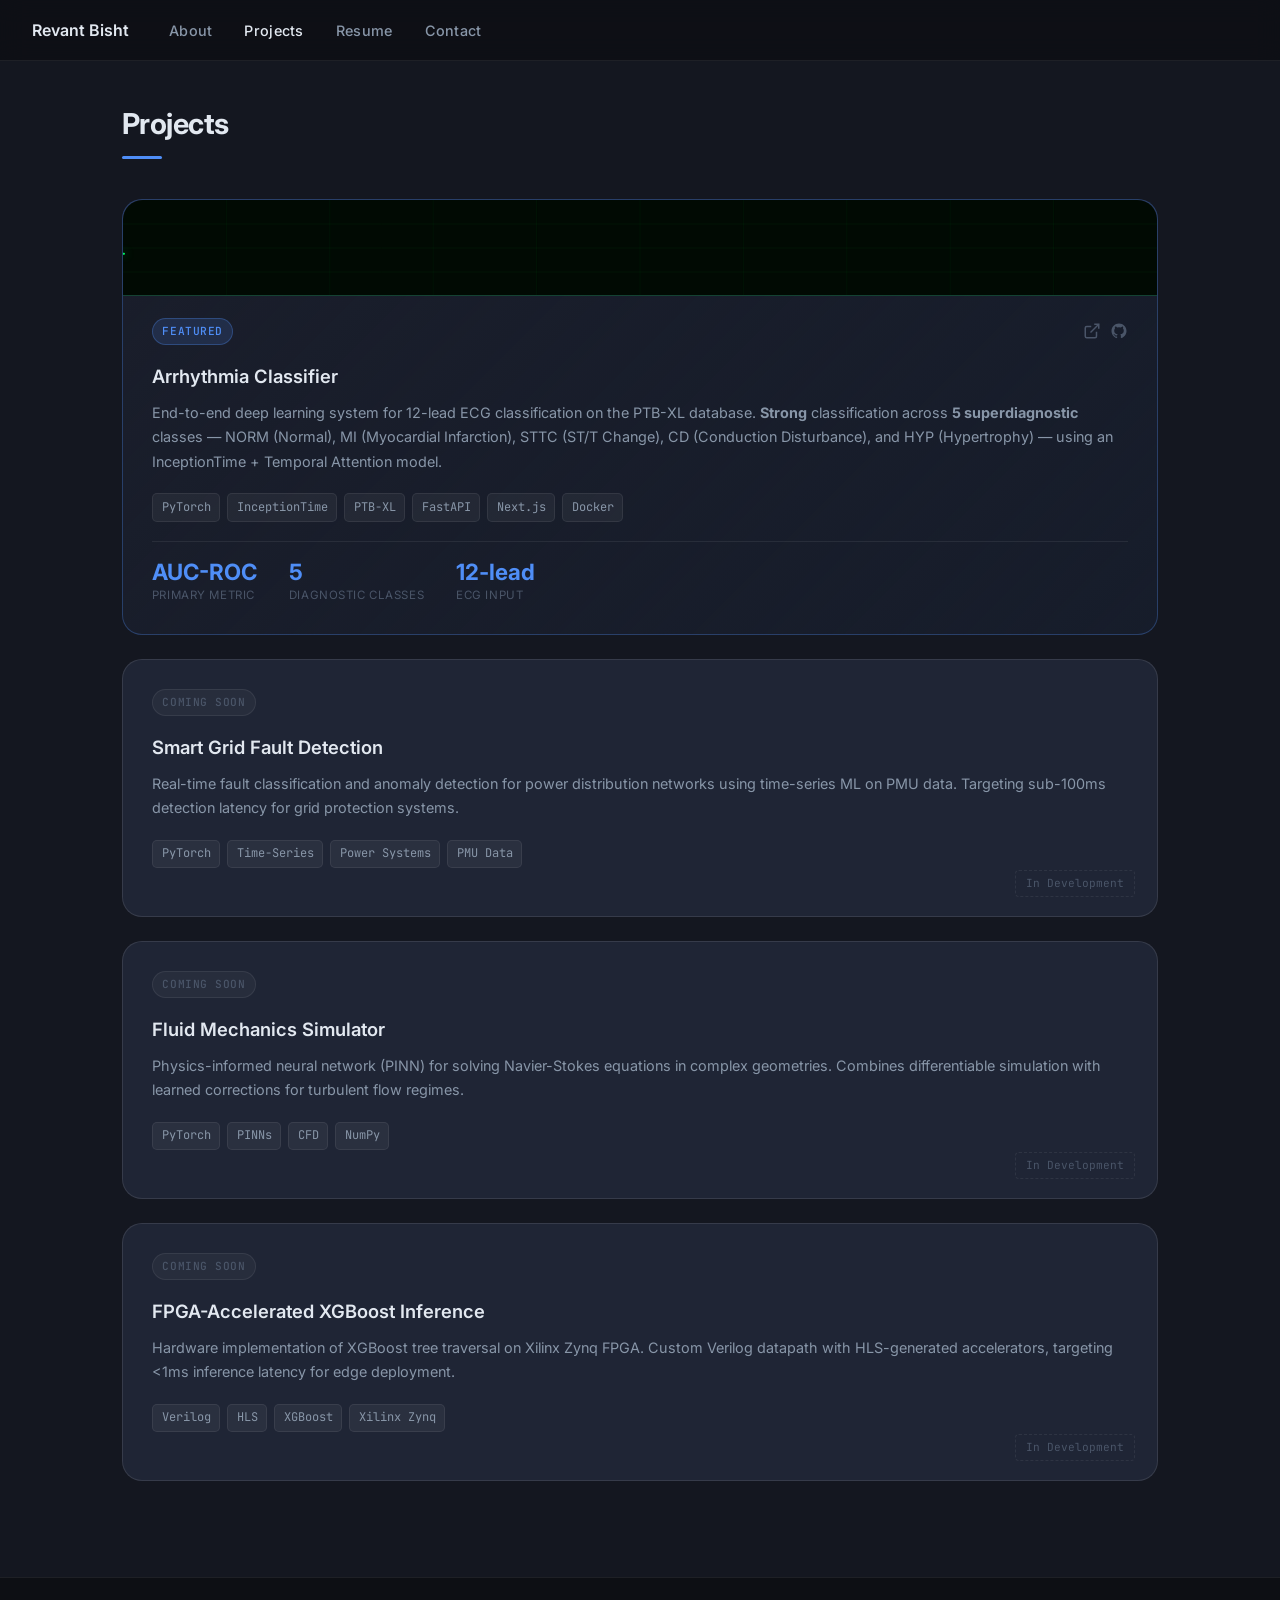
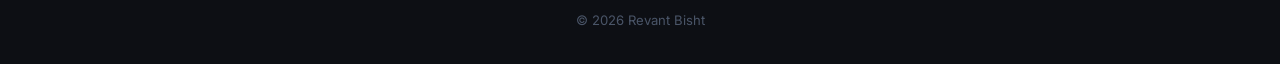
<file: projects.html>
<!DOCTYPE html>
<html lang="en">
<head>
  <meta charset="UTF-8" />
  <meta name="viewport" content="width=device-width, initial-scale=1.0" />
  <title>Projects — Revant Bisht</title>
  <link rel="preconnect" href="https://fonts.googleapis.com" />
  <link rel="preconnect" href="https://fonts.gstatic.com" crossorigin />
  <link href="https://fonts.googleapis.com/css2?family=Inter:wght@300;400;500;600;700&family=JetBrains+Mono:wght@400;500&display=swap" rel="stylesheet" />
  <link rel="stylesheet" href="style.css" />
</head>
<body>

  <!-- NAV -->
  <nav id="navbar">
    <div class="nav-inner">
      <a href="index.html" class="nav-logo">Revant Bisht</a>
      <ul class="nav-links">
        <li><a href="index.html">About</a></li>
        <li><a href="projects.html" class="nav-active">Projects</a></li>
        <li><a href="resume.html">Resume</a></li>
        <li><a href="index.html#contact">Contact</a></li>
      </ul>
    </div>
  </nav>

  <!-- PROJECTS -->
  <section id="projects" class="page-section">
    <div class="section-inner">
      <h2 class="section-title">Projects</h2>
      <div class="projects-grid">

        <!-- Arrhythmia Classifier -->
        <div class="project-card featured">

          <!-- ECG Animation Banner -->
          <div class="ecg-banner">
            <canvas id="ecg-canvas" class="ecg-canvas"></canvas>
          </div>

          <div class="project-header">
            <span class="project-badge">Featured</span>
            <div class="project-links">
              <a href="https://arrhythmia-detection.vercel.app" target="_blank" rel="noopener" title="Live Demo">
                <svg viewBox="0 0 24 24" fill="none" stroke="currentColor" stroke-width="2"><path d="M18 13v6a2 2 0 0 1-2 2H5a2 2 0 0 1-2-2V8a2 2 0 0 1 2-2h6"/><polyline points="15 3 21 3 21 9"/><line x1="10" y1="14" x2="21" y2="3"/></svg>
              </a>
              <a href="https://github.com/Revant-Bisht/ArrythmiaClassifier" target="_blank" rel="noopener" title="Source Code">
                <svg viewBox="0 0 24 24" fill="currentColor"><path d="M12 2C6.477 2 2 6.477 2 12c0 4.418 2.865 8.166 6.839 9.489.5.092.682-.217.682-.482 0-.237-.008-.868-.013-1.703-2.782.604-3.369-1.34-3.369-1.34-.454-1.154-1.11-1.462-1.11-1.462-.908-.62.069-.608.069-.608 1.003.07 1.531 1.03 1.531 1.03.892 1.529 2.341 1.087 2.91.832.092-.647.35-1.088.636-1.338-2.22-.253-4.555-1.11-4.555-4.943 0-1.091.39-1.984 1.029-2.683-.103-.253-.446-1.27.098-2.647 0 0 .84-.269 2.75 1.025A9.578 9.578 0 0 1 12 6.836a9.59 9.59 0 0 1 2.504.337c1.909-1.294 2.747-1.025 2.747-1.025.546 1.377.203 2.394.1 2.647.64.699 1.028 1.592 1.028 2.683 0 3.842-2.339 4.687-4.566 4.935.359.309.678.919.678 1.852 0 1.336-.012 2.415-.012 2.743 0 .267.18.578.688.48C19.138 20.163 22 16.418 22 12c0-5.523-4.477-10-10-10z"/></svg>
              </a>
            </div>
          </div>
          <h3>Arrhythmia Classifier</h3>
          <p class="project-desc">
            End-to-end deep learning system for 12-lead ECG classification on the PTB-XL database.
            <strong>Strong</strong> classification across <strong>5 superdiagnostic</strong> classes —
            NORM (Normal), MI (Myocardial Infarction), STTC (ST/T Change), CD (Conduction Disturbance),
            and HYP (Hypertrophy) — using an InceptionTime + Temporal Attention model.
          </p>
          <div class="project-tech">
            <span>PyTorch</span><span>InceptionTime</span><span>PTB-XL</span><span>FastAPI</span><span>Next.js</span><span>Docker</span>
          </div>
          <div class="project-stats">
            <div class="stat"><span class="stat-val">AUC-ROC</span><span class="stat-lbl">Primary Metric</span></div>
            <div class="stat"><span class="stat-val">5</span><span class="stat-lbl">Diagnostic Classes</span></div>
            <div class="stat"><span class="stat-val">12-lead</span><span class="stat-lbl">ECG Input</span></div>
          </div>
        </div>

        <!-- Smart Grid -->
        <div class="project-card coming-soon">
          <div class="project-header">
            <span class="project-badge soon-badge">Coming Soon</span>
          </div>
          <h3>Smart Grid Fault Detection</h3>
          <p class="project-desc">
            Real-time fault classification and anomaly detection for power distribution networks using
            time-series ML on PMU data. Targeting sub-100ms detection latency for grid protection systems.
          </p>
          <div class="project-tech">
            <span>PyTorch</span><span>Time-Series</span><span>Power Systems</span><span>PMU Data</span>
          </div>
          <div class="coming-soon-overlay"><span>In Development</span></div>
        </div>

        <!-- Fluid Mechanics Simulator -->
        <div class="project-card coming-soon">
          <div class="project-header">
            <span class="project-badge soon-badge">Coming Soon</span>
          </div>
          <h3>Fluid Mechanics Simulator</h3>
          <p class="project-desc">
            Physics-informed neural network (PINN) for solving Navier-Stokes equations in complex geometries.
            Combines differentiable simulation with learned corrections for turbulent flow regimes.
          </p>
          <div class="project-tech">
            <span>PyTorch</span><span>PINNs</span><span>CFD</span><span>NumPy</span>
          </div>
          <div class="coming-soon-overlay"><span>In Development</span></div>
        </div>

        <!-- FPGA XGBoost -->
        <div class="project-card coming-soon">
          <div class="project-header">
            <span class="project-badge soon-badge">Coming Soon</span>
          </div>
          <h3>FPGA-Accelerated XGBoost Inference</h3>
          <p class="project-desc">
            Hardware implementation of XGBoost tree traversal on Xilinx Zynq FPGA. Custom Verilog datapath
            with HLS-generated accelerators, targeting &lt;1ms inference latency for edge deployment.
          </p>
          <div class="project-tech">
            <span>Verilog</span><span>HLS</span><span>XGBoost</span><span>Xilinx Zynq</span>
          </div>
          <div class="coming-soon-overlay"><span>In Development</span></div>
        </div>

      </div>
    </div>
  </section>

  <!-- FOOTER -->
  <footer>
    <div class="footer-inner">
      <span>© 2026 Revant Bisht</span>
    </div>
  </footer>

  <script src="script.js"></script>
</body>
</html>
</file>
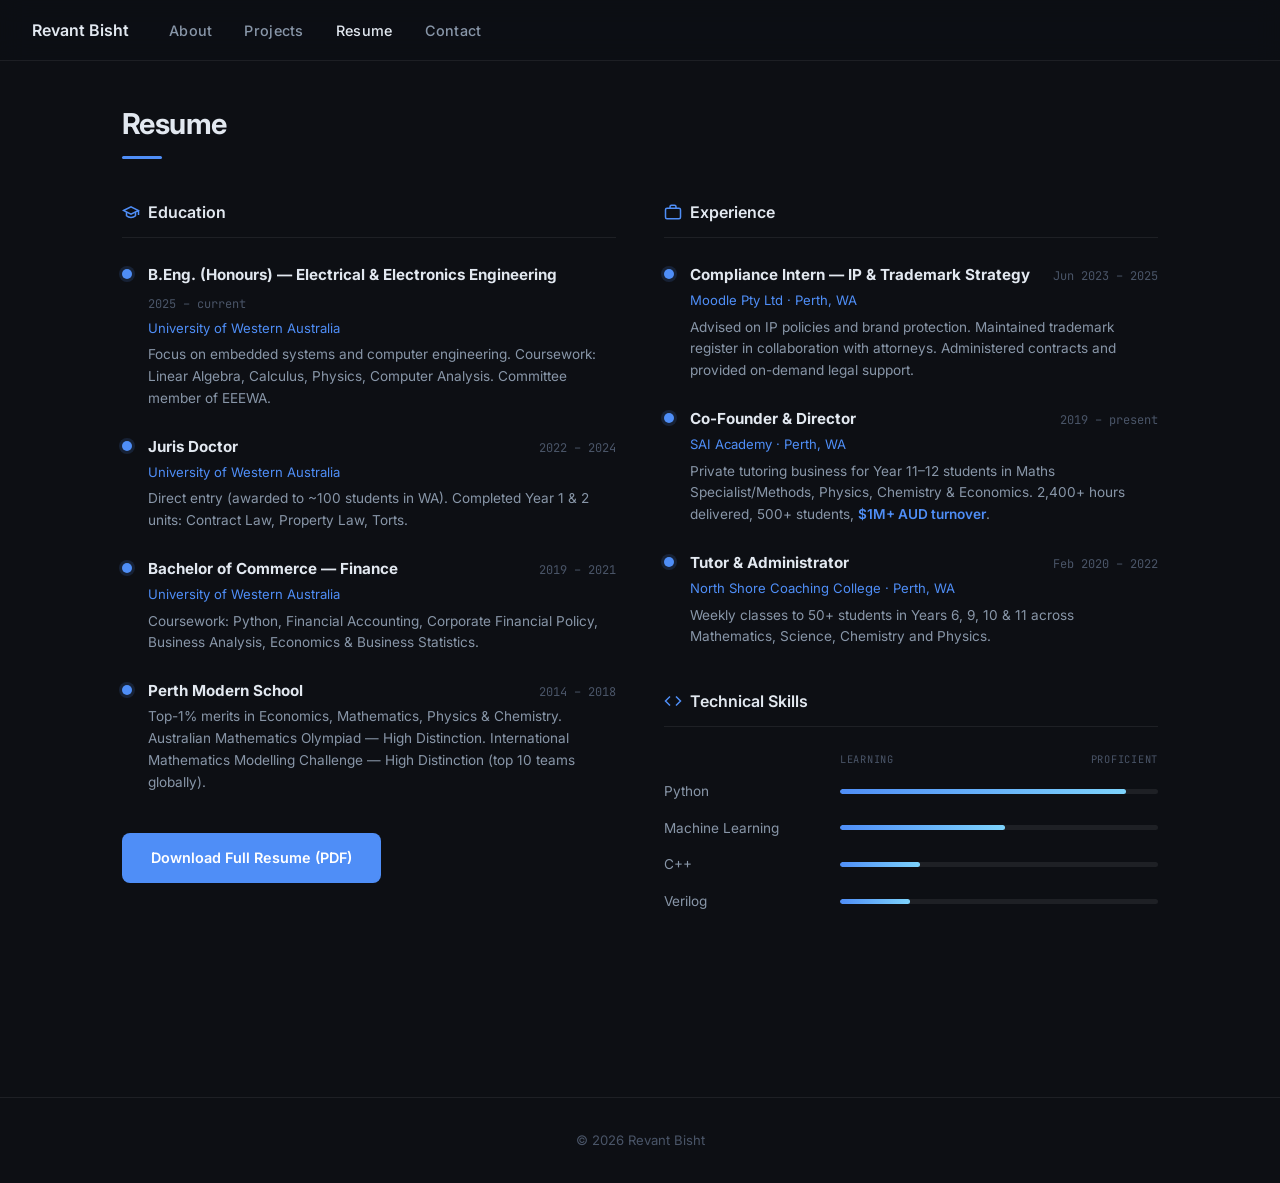
<file: resume.html>
<!DOCTYPE html>
<html lang="en">
<head>
  <meta charset="UTF-8" />
  <meta name="viewport" content="width=device-width, initial-scale=1.0" />
  <title>Resume — Revant Bisht</title>
  <link rel="preconnect" href="https://fonts.googleapis.com" />
  <link rel="preconnect" href="https://fonts.gstatic.com" crossorigin />
  <link href="https://fonts.googleapis.com/css2?family=Inter:wght@300;400;500;600;700&family=JetBrains+Mono:wght@400;500&display=swap" rel="stylesheet" />
  <link rel="stylesheet" href="style.css" />
</head>
<body>

  <!-- NAV -->
  <nav id="navbar">
    <div class="nav-inner">
      <a href="index.html" class="nav-logo">Revant Bisht</a>
      <ul class="nav-links">
        <li><a href="index.html">About</a></li>
        <li><a href="projects.html">Projects</a></li>
        <li><a href="resume.html" class="nav-active">Resume</a></li>
        <li><a href="index.html#contact">Contact</a></li>
      </ul>
    </div>
  </nav>

  <!-- RESUME -->
  <section id="resume" class="page-section">
    <div class="section-inner">
      <h2 class="section-title">Resume</h2>

      <div class="resume-layout">

        <!-- LEFT: Education only -->
        <div class="resume-col">
          <div class="resume-block">
            <h3 class="resume-block-title">
              <svg viewBox="0 0 24 24" fill="none" stroke="currentColor" stroke-width="2"><path d="M22 10v6M2 10l10-5 10 5-10 5z"/><path d="M6 12v5c3 3 9 3 12 0v-5"/></svg>
              Education
            </h3>
            <div class="timeline-item">
              <div class="timeline-dot"></div>
              <div class="timeline-body">
                <div class="timeline-header">
                  <strong>B.Eng. (Honours) — Electrical &amp; Electronics Engineering</strong>
                  <span class="timeline-date">2025 – current</span>
                </div>
                <div class="timeline-sub">University of Western Australia</div>
                <div class="timeline-desc">Focus on embedded systems and computer engineering. Coursework: Linear Algebra, Calculus, Physics, Computer Analysis. Committee member of EEEWA.</div>
              </div>
            </div>
            <div class="timeline-item">
              <div class="timeline-dot"></div>
              <div class="timeline-body">
                <div class="timeline-header">
                  <strong>Juris Doctor</strong>
                  <span class="timeline-date">2022 – 2024</span>
                </div>
                <div class="timeline-sub">University of Western Australia</div>
                <div class="timeline-desc">Direct entry (awarded to ~100 students in WA). Completed Year 1 &amp; 2 units: Contract Law, Property Law, Torts.</div>
              </div>
            </div>
            <div class="timeline-item">
              <div class="timeline-dot"></div>
              <div class="timeline-body">
                <div class="timeline-header">
                  <strong>Bachelor of Commerce — Finance</strong>
                  <span class="timeline-date">2019 – 2021</span>
                </div>
                <div class="timeline-sub">University of Western Australia</div>
                <div class="timeline-desc">Coursework: Python, Financial Accounting, Corporate Financial Policy, Business Analysis, Economics &amp; Business Statistics.</div>
              </div>
            </div>
            <div class="timeline-item">
              <div class="timeline-dot"></div>
              <div class="timeline-body">
                <div class="timeline-header">
                  <strong>Perth Modern School</strong>
                  <span class="timeline-date">2014 – 2018</span>
                </div>
                <div class="timeline-desc">Top-1% merits in Economics, Mathematics, Physics &amp; Chemistry. Australian Mathematics Olympiad — High Distinction. International Mathematics Modelling Challenge — High Distinction (top 10 teams globally).</div>
              </div>
            </div>
          </div>
          <div class="resume-download">
            <a href="resume.pdf" class="btn-primary" target="_blank">Download Full Resume (PDF)</a>
          </div>
        </div>

        <!-- RIGHT: Experience (top) + Technical Skills (bottom) -->
        <div class="resume-col">
          <!-- Experience -->
          <div class="resume-block">
            <h3 class="resume-block-title">
              <svg viewBox="0 0 24 24" fill="none" stroke="currentColor" stroke-width="2"><rect x="2" y="7" width="20" height="14" rx="2"/><path d="M16 7V5a2 2 0 0 0-2-2h-4a2 2 0 0 0-2 2v2"/></svg>
              Experience
            </h3>
            <div class="timeline-item">
              <div class="timeline-dot"></div>
              <div class="timeline-body">
                <div class="timeline-header">
                  <strong>Compliance Intern — IP &amp; Trademark Strategy</strong>
                  <span class="timeline-date">Jun 2023 – 2025</span>
                </div>
                <div class="timeline-sub">Moodle Pty Ltd · Perth, WA</div>
                <div class="timeline-desc">Advised on IP policies and brand protection. Maintained trademark register in collaboration with attorneys. Administered contracts and provided on-demand legal support.</div>
              </div>
            </div>
            <div class="timeline-item">
              <div class="timeline-dot"></div>
              <div class="timeline-body">
                <div class="timeline-header">
                  <strong>Co-Founder &amp; Director</strong>
                  <span class="timeline-date">2019 – present</span>
                </div>
                <div class="timeline-sub">SAI Academy · Perth, WA</div>
                <div class="timeline-desc">Private tutoring business for Year 11–12 students in Maths Specialist/Methods, Physics, Chemistry &amp; Economics. 2,400+ hours delivered, 500+ students, <span class="highlight-stat">$1M+ AUD turnover</span>.</div>
              </div>
            </div>
            <div class="timeline-item">
              <div class="timeline-dot"></div>
              <div class="timeline-body">
                <div class="timeline-header">
                  <strong>Tutor &amp; Administrator</strong>
                  <span class="timeline-date">Feb 2020 – 2022</span>
                </div>
                <div class="timeline-sub">North Shore Coaching College · Perth, WA</div>
                <div class="timeline-desc">Weekly classes to 50+ students in Years 6, 9, 10 &amp; 11 across Mathematics, Science, Chemistry and Physics.</div>
              </div>
            </div>
          </div>

          <!-- Technical Skills -->
          <div class="resume-block">
            <h3 class="resume-block-title">
              <svg viewBox="0 0 24 24" fill="none" stroke="currentColor" stroke-width="2"><polyline points="16 18 22 12 16 6"/><polyline points="8 6 2 12 8 18"/></svg>
              Technical Skills
            </h3>
            <div class="skills-resume">
              <div class="skill-scale-header">
                <span class="skill-name"></span>
                <div class="skill-scale-labels">
                  <span>Learning</span>
                  <span>Proficient</span>
                </div>
              </div>
              <div class="skill-row">
                <span class="skill-name">Python</span>
                <div class="skill-bar"><div class="skill-fill" style="width:90%"></div></div>
              </div>
              <div class="skill-row">
                <span class="skill-name">Machine Learning</span>
                <div class="skill-bar"><div class="skill-fill" style="width:52%"></div></div>
              </div>
              <div class="skill-row">
                <span class="skill-name">C++</span>
                <div class="skill-bar"><div class="skill-fill" style="width:25%"></div></div>
              </div>
              <div class="skill-row">
                <span class="skill-name">Verilog</span>
                <div class="skill-bar"><div class="skill-fill" style="width:22%"></div></div>
              </div>
            </div>
          </div>
        </div>

      </div>

    </div>
  </section>

  <!-- FOOTER -->
  <footer>
    <div class="footer-inner">
      <span>© 2026 Revant Bisht</span>
    </div>
  </footer>

  <script src="script.js"></script>
</body>
</html>
</file>
<file: style.css>
/* =============================================
   REVANT BISHT — PORTFOLIO
   ============================================= */

:root {
  --bg:         #0d0f14;
  --bg-card:    #141720;
  --bg-card2:   #1a1e2b;
  --border:     rgba(255,255,255,0.07);
  --border-hi:  rgba(255,255,255,0.14);
  --accent:     #4f8ef7;
  --accent-dim: rgba(79,142,247,0.15);
  --accent2:    #7dd3fc;
  --text:       #e2e8f0;
  --text-muted: #8896a8;
  --text-faint: #4a5568;
  --green:      #34d399;
  --green-dim:  rgba(52,211,153,0.12);
  --radius:     12px;
  --radius-lg:  20px;
  --shadow:     0 4px 24px rgba(0,0,0,0.5);
  --font:       'Inter', system-ui, sans-serif;
  --mono:       'JetBrains Mono', monospace;
}

*, *::before, *::after { box-sizing: border-box; margin: 0; padding: 0; }

html { scroll-behavior: smooth; font-size: 16px; }

body {
  background: var(--bg);
  color: var(--text);
  font-family: var(--font);
  line-height: 1.65;
  -webkit-font-smoothing: antialiased;
}

a { color: var(--accent); text-decoration: none; }
a:hover { color: var(--accent2); }

/* =============================================
   NAV
   ============================================= */
#navbar {
  position: fixed;
  top: 0; left: 0; right: 0;
  z-index: 100;
  background: rgba(13,15,20,0.85);
  backdrop-filter: blur(12px);
  border-bottom: 1px solid var(--border);
}
.nav-inner {
  max-width: 1400px;
  margin: 0 auto;
  padding: 0 2rem;
  height: 60px;
  display: flex;
  align-items: center;
  justify-content: flex-start;
  gap: 2.5rem;
}
.nav-logo {
  font-family: var(--font);
  font-weight: 600;
  font-size: 1rem;
  color: var(--text);
  text-decoration: none;
  white-space: nowrap;
  letter-spacing: 0;
}
.nav-logo { cursor: default; }
.nav-links {
  list-style: none;
  display: flex;
  gap: 2rem;
}
.nav-links a {
  color: var(--text-muted);
  font-size: 0.9rem;
  font-weight: 500;
  letter-spacing: 0.02em;
  transition: color 0.2s;
}
.nav-links a:hover { color: var(--text); }
.nav-active { color: var(--text) !important; }

/* =============================================
   PAGE SECTIONS (projects.html / resume.html)
   ============================================= */
.page-section {
  padding-top: 100px;
  min-height: 100vh;
}

/* =============================================
   HERO
   ============================================= */
#hero {
  display: flex;
  align-items: flex-start;
  gap: 5rem;
  padding: 8rem 2rem 5rem;
  max-width: 1300px;
  margin: 0 auto;
}

/* LEFT COLUMN — name, subtitle, photo, pills */
.hero-left {
  flex: 0 0 300px;
  display: flex;
  flex-direction: column;
  align-items: center;
  text-align: center;
  position: sticky;
  top: 80px;
  align-self: flex-start;
}

.hero-name {
  font-size: clamp(1.5rem, 2.5vw, 2rem);
  font-weight: 700;
  letter-spacing: -0.02em;
  line-height: 1.1;
  margin-bottom: 1rem;
  background: linear-gradient(135deg, #e2e8f0 0%, #a0aec0 100%);
  -webkit-background-clip: text;
  -webkit-text-fill-color: transparent;
  background-clip: text;
}

.hero-tag {
  font-size: 0.82rem;
  color: var(--text-muted);
  margin-top: 1rem;
  margin-bottom: 0;
  line-height: 1.4;
  background: var(--bg-card);
  border: 1px solid var(--border);
  padding: 0.4rem 1rem;
  border-radius: 100px;
}

.hero-photo {
  width: 100%;
  max-width: 300px;
  height: auto;
  border-radius: 14px;
  box-shadow: 0 16px 40px rgba(0,0,0,0.4);
  object-fit: cover;
  margin-bottom: 1.5rem;
}

/* Contact strip */
.contact-strip {
  display: flex;
  flex-wrap: wrap;
  justify-content: center;
  gap: 0.5rem;
}
.contact-pill {
  display: inline-flex;
  align-items: center;
  gap: 0.4rem;
  font-size: 0.78rem;
  font-weight: 500;
  color: var(--text-muted);
  background: var(--bg-card);
  border: 1px solid var(--border);
  padding: 0.35rem 0.8rem;
  border-radius: 100px;
  transition: all 0.2s;
}
.contact-pill svg { width: 13px; height: 13px; flex-shrink: 0; }
.contact-pill:hover {
  color: var(--text);
  border-color: var(--accent);
  background: var(--accent-dim);
}

/* RIGHT COLUMN — about text + buttons */
.hero-right {
  flex: 1;
  min-width: 0;
  padding-top: 0.5rem;
}

.hero-about p {
  font-size: 1.05rem;
  line-height: 1.75;
  margin-bottom: 1.4rem;
  color: var(--text-muted);
}
.hero-about p:last-child { margin-bottom: 2.5rem; }

/* CTA buttons */
.hero-cta {
  display: flex;
  gap: 1rem;
  flex-wrap: wrap;
}
.btn-primary, .btn-secondary {
  padding: 0.8rem 1.8rem;
  border-radius: 8px;
  font-weight: 600;
  font-size: 0.9rem;
  text-decoration: none;
  transition: all 0.25s ease;
  display: inline-flex;
  align-items: center;
  justify-content: center;
}
.btn-primary {
  background: var(--accent);
  color: #fff;
}
.btn-primary:hover {
  background: var(--accent2);
  color: #0d0f14;
  transform: translateY(-2px);
}
.btn-secondary {
  background: transparent;
  color: var(--text-muted);
  border: 1.5px solid #555;
}
.btn-secondary:hover {
  border-color: #888;
  color: var(--text);
  transform: translateY(-1px);
}

/* =============================================
   SECTIONS — SHARED
   ============================================= */
section { padding: 6rem 0; }

.section-inner {
  max-width: 1100px;
  margin: 0 auto;
  padding: 0 2rem;
}

.section-title {
  font-size: 1.8rem;
  font-weight: 700;
  letter-spacing: -0.02em;
  margin-bottom: 0.5rem;
  position: relative;
}
.section-title::after {
  content: '';
  display: block;
  width: 40px;
  height: 3px;
  background: var(--accent);
  border-radius: 2px;
  margin-top: 0.5rem;
  margin-bottom: 2.5rem;
}
.section-sub {
  color: var(--text-muted);
  margin-top: -1.5rem;
  margin-bottom: 2.5rem;
  font-size: 0.95rem;
}
.section-sub a { font-weight: 500; }

/* =============================================
   ABOUT
   ============================================= */
#about { background: var(--bg); }

.about-grid {
  display: grid;
  grid-template-columns: 1fr 1fr;
  gap: 3rem;
  align-items: start;
}

.about-text p {
  color: var(--text-muted);
  line-height: 1.8;
  margin-bottom: 1rem;
  font-size: 1rem;
}

.skill-group { margin-bottom: 1.2rem; }
.skill-label {
  display: block;
  font-size: 0.75rem;
  font-family: var(--mono);
  color: var(--accent);
  text-transform: uppercase;
  letter-spacing: 0.1em;
  margin-bottom: 0.5rem;
}
.skill-tags {
  display: flex;
  flex-wrap: wrap;
  gap: 0.4rem;
}
.skill-tags span {
  font-size: 0.8rem;
  color: var(--text-muted);
  background: var(--bg-card);
  border: 1px solid var(--border);
  padding: 0.25rem 0.7rem;
  border-radius: 6px;
}

/* =============================================
   PROJECTS
   ============================================= */
#projects { background: var(--bg-card); }

.projects-grid {
  display: grid;
  grid-template-columns: 1fr;
  gap: 1.5rem;
}

.project-card {
  background: var(--bg-card2);
  border: 1px solid var(--border);
  border-radius: var(--radius-lg);
  padding: 1.8rem;
  position: relative;
  transition: border-color 0.2s, transform 0.2s;
  overflow: hidden;
}
.project-card:hover {
  border-color: var(--border-hi);
  transform: translateY(-2px);
}

.project-card.featured {
  border-color: rgba(79,142,247,0.3);
  background: linear-gradient(135deg, var(--bg-card2) 0%, rgba(79,142,247,0.05) 100%);
}
.project-card.featured:hover {
  border-color: rgba(79,142,247,0.6);
}

.project-card.coming-soon {
  background: #1f2535;
  border-color: rgba(255,255,255,0.1);
  opacity: 1;
}
.project-card.coming-soon:hover {
  background: #252b3d;
  border-color: rgba(255,255,255,0.18);
}

.project-header {
  display: flex;
  align-items: center;
  justify-content: space-between;
  margin-bottom: 1rem;
}

.project-badge {
  font-size: 0.7rem;
  font-family: var(--mono);
  font-weight: 500;
  color: var(--accent);
  background: var(--accent-dim);
  border: 1px solid rgba(79,142,247,0.3);
  padding: 0.2rem 0.6rem;
  border-radius: 100px;
  letter-spacing: 0.05em;
  text-transform: uppercase;
}
.soon-badge {
  color: var(--text-faint);
  background: rgba(255,255,255,0.04);
  border-color: var(--border);
}

.project-links {
  display: flex;
  gap: 0.6rem;
}
.project-links a {
  color: var(--text-faint);
  display: flex;
  align-items: center;
  transition: color 0.2s;
}
.project-links a:hover { color: var(--accent); }
.project-links svg { width: 18px; height: 18px; }

.project-card h3 {
  font-size: 1.15rem;
  font-weight: 600;
  margin-bottom: 0.6rem;
  color: var(--text);
}

.project-desc {
  font-size: 0.9rem;
  color: var(--text-muted);
  line-height: 1.7;
  margin-bottom: 1.2rem;
}

.project-tech {
  display: flex;
  flex-wrap: wrap;
  gap: 0.4rem;
  margin-bottom: 1.2rem;
}
.project-tech span {
  font-size: 0.75rem;
  font-family: var(--mono);
  color: var(--text-muted);
  background: rgba(255,255,255,0.05);
  border: 1px solid var(--border);
  padding: 0.2rem 0.55rem;
  border-radius: 5px;
}

.project-stats {
  display: flex;
  gap: 2rem;
  padding-top: 1.2rem;
  border-top: 1px solid var(--border);
}
.stat { display: flex; flex-direction: column; }
.stat-val {
  font-size: 1.4rem;
  font-weight: 700;
  color: var(--accent);
  line-height: 1;
}
.stat-lbl {
  font-size: 0.72rem;
  color: var(--text-faint);
  margin-top: 0.2rem;
  text-transform: uppercase;
  letter-spacing: 0.05em;
}

.coming-soon-overlay {
  position: absolute;
  bottom: 1.2rem;
  right: 1.4rem;
  font-size: 0.7rem;
  font-family: var(--mono);
  color: var(--text-faint);
  border: 1px dashed var(--border);
  padding: 0.2rem 0.6rem;
  border-radius: 4px;
}

/* =============================================
   RESUME
   ============================================= */
#resume { background: var(--bg); }

.resume-layout {
  display: grid;
  grid-template-columns: 1fr 1fr;
  gap: 3rem;
  margin-bottom: 3rem;
}

.resume-block { margin-bottom: 2.5rem; }

.resume-block-title {
  display: flex;
  align-items: center;
  gap: 0.5rem;
  font-size: 1rem;
  font-weight: 600;
  color: var(--text);
  margin-bottom: 1.5rem;
  padding-bottom: 0.75rem;
  border-bottom: 1px solid var(--border);
}
.resume-block-title svg { width: 18px; height: 18px; color: var(--accent); }

/* Timeline */
.timeline-item {
  display: flex;
  gap: 1rem;
  margin-bottom: 1.5rem;
  position: relative;
}
.timeline-dot {
  width: 10px;
  height: 10px;
  border-radius: 50%;
  background: var(--accent);
  flex-shrink: 0;
  margin-top: 0.45rem;
  box-shadow: 0 0 0 3px var(--accent-dim);
}
.timeline-body { flex: 1; }
.timeline-header {
  display: flex;
  justify-content: space-between;
  align-items: baseline;
  flex-wrap: wrap;
  gap: 0.5rem;
  margin-bottom: 0.2rem;
}
.timeline-header strong { font-size: 0.95rem; color: var(--text); }
.timeline-date {
  font-size: 0.75rem;
  font-family: var(--mono);
  color: var(--text-faint);
  flex-shrink: 0;
}
.timeline-sub {
  font-size: 0.82rem;
  color: var(--accent);
  margin-bottom: 0.3rem;
}
.timeline-desc {
  font-size: 0.85rem;
  color: var(--text-muted);
  line-height: 1.6;
}
.highlight-stat {
  color: var(--accent);
  font-weight: 600;
}

/* Download button inside left column */
.resume-download {
  margin-top: 2rem;
}

/* Skill bars */
.skills-resume { display: flex; flex-direction: column; gap: 0.9rem; }
.skill-scale-header { display: flex; align-items: center; gap: 1rem; margin-bottom: -0.2rem; }
.skill-scale-labels {
  flex: 1;
  display: flex;
  justify-content: space-between;
  font-size: 0.65rem;
  font-family: var(--mono);
  color: var(--text-faint);
  text-transform: uppercase;
  letter-spacing: 0.07em;
}
.skill-row { display: flex; align-items: center; gap: 1rem; }
.skill-name {
  font-size: 0.85rem;
  color: var(--text-muted);
  min-width: 160px;
}
.skill-bar {
  flex: 1;
  height: 5px;
  background: rgba(255,255,255,0.07);
  border-radius: 10px;
  overflow: hidden;
}
.skill-fill {
  height: 100%;
  background: linear-gradient(90deg, var(--accent), var(--accent2));
  border-radius: 10px;
  animation: fillBar 1.2s ease-out both;
}
@keyframes fillBar {
  from { width: 0 !important; }
}

/* Certs */
.cert-list { list-style: none; display: flex; flex-direction: column; gap: 0.8rem; }
.cert-list li {
  display: flex;
  justify-content: space-between;
  align-items: center;
  gap: 1rem;
  font-size: 0.88rem;
  padding-bottom: 0.8rem;
  border-bottom: 1px solid var(--border);
}
.cert-name { color: var(--text-muted); }
.cert-year {
  font-family: var(--mono);
  font-size: 0.75rem;
  color: var(--text-faint);
  flex-shrink: 0;
}

.resume-cta {
  text-align: center;
  padding: 2rem;
  background: var(--bg-card);
  border: 1px dashed var(--border);
  border-radius: var(--radius-lg);
}
.resume-cta p {
  color: var(--text-muted);
  margin-bottom: 1.2rem;
  font-size: 0.9rem;
}

/* =============================================
   CONTACT
   ============================================= */
#contact { background: var(--bg-card); }
.contact-inner { text-align: center; }
.contact-inner .section-title::after { margin-left: auto; margin-right: auto; }

.contact-cards {
  display: flex;
  justify-content: center;
  flex-wrap: wrap;
  gap: 1rem;
  margin-top: 2rem;
}

.contact-card {
  display: flex;
  flex-direction: column;
  align-items: center;
  gap: 0.5rem;
  padding: 1.5rem 1.2rem;
  background: var(--bg-card2);
  border: 1px solid var(--border);
  border-radius: var(--radius-lg);
  color: var(--text-muted);
  transition: all 0.2s;
  flex: 0 0 180px;
}
.contact-card svg { width: 28px; height: 28px; color: var(--accent); }
.contact-card-label {
  font-size: 0.72rem;
  text-transform: uppercase;
  letter-spacing: 0.1em;
  color: var(--text-faint);
  font-family: var(--mono);
}
.contact-card-val {
  font-size: 0.9rem;
  color: var(--text);
  font-weight: 500;
}
.contact-card:hover {
  border-color: var(--accent);
  background: var(--accent-dim);
  transform: translateY(-3px);
}

/* =============================================
   FOOTER
   ============================================= */
footer {
  padding: 2rem;
  border-top: 1px solid var(--border);
  text-align: center;
}
.footer-inner {
  color: var(--text-faint);
  font-size: 0.82rem;
  display: flex;
  justify-content: center;
  align-items: center;
  gap: 0.6rem;
}
.footer-sep { opacity: 0.3; }

/* =============================================
   ECG ANIMATION
   ============================================= */
.ecg-banner {
  margin: -1.8rem -1.8rem 1.4rem;
  overflow: hidden;
  height: 96px;
  border-radius: var(--radius-lg) var(--radius-lg) 0 0;
  border-bottom: 1px solid rgba(0,230,90,0.18);
}
.ecg-canvas {
  display: block;
  width: 100%;
  height: 96px;
}

/* =============================================
   RESPONSIVE
   ============================================= */
@media (max-width: 860px) {
  #hero {
    flex-direction: column;
    align-items: center;
    gap: 3rem;
    padding: 6rem 1.5rem 4rem;
  }
  .hero-left {
    position: static;
    flex: none;
    width: 100%;
    max-width: 400px;
  }
  .hero-right { width: 100%; }
  .projects-grid { grid-template-columns: 1fr; }
  .resume-layout { grid-template-columns: 1fr; }
}

@media (max-width: 600px) {
  #hero { padding: 5rem 1rem 3rem; }
  .nav-links { display: none; }
  .section-inner { padding: 0 1.2rem; }
  .project-stats { gap: 1.2rem; }
}
</file>
